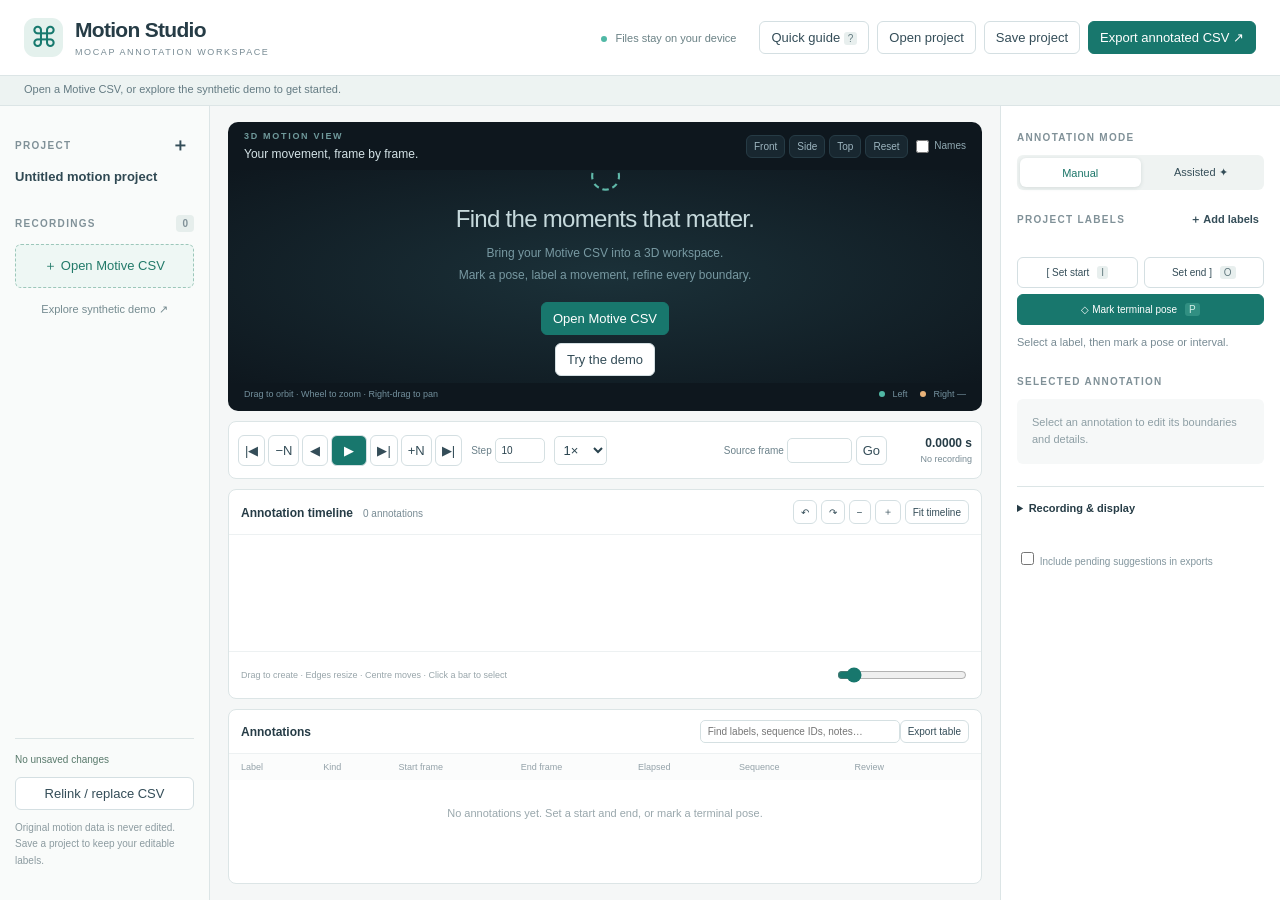
<file: index.html>
<!doctype html>
<html lang="en"><head><meta charset="utf-8"><meta name="viewport" content="width=device-width,initial-scale=1"><meta http-equiv="refresh" content="0;url=./web/"><title>Motion Studio</title></head><body><p><a href="./web/">Open Motion Studio</a></p></body></html>
</file>
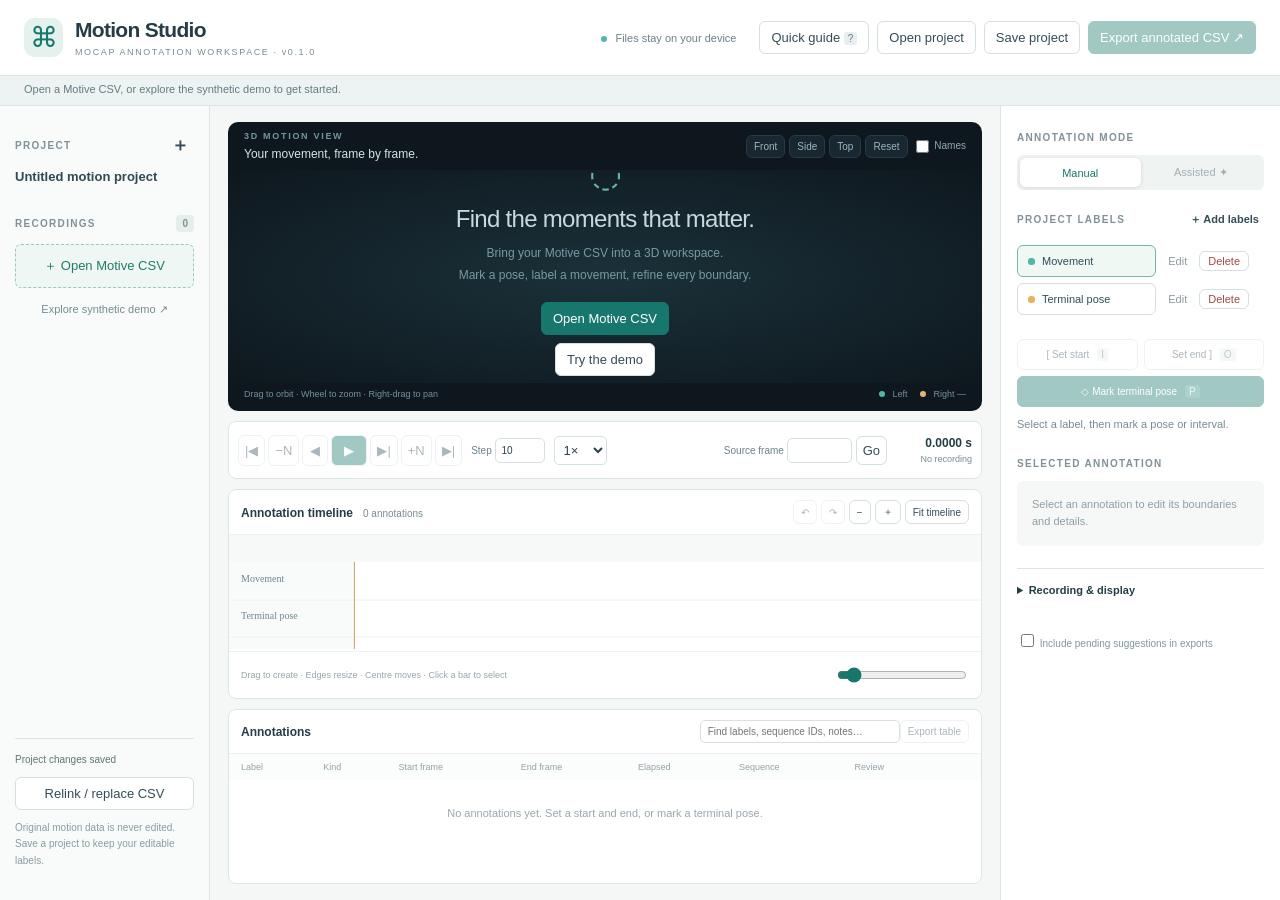
<file: web/index.html>
<!doctype html>
<html lang="en"><head><meta charset="utf-8"><meta name="viewport" content="width=device-width,initial-scale=1">
<meta http-equiv="Content-Security-Policy" content="default-src 'self'; script-src 'self' 'unsafe-inline'; style-src 'self' 'unsafe-inline'; img-src 'self' blob: data:; connect-src 'self'; worker-src 'self' blob:; object-src 'none'; base-uri 'none'">
<title>Motion Studio · Mocap annotation</title><link rel="stylesheet" href="style.css">
<script type="importmap">{"imports":{"three":"./vendor/three.module.min.js"}}</script>
</head><body>
<header class="topbar"><div class="brand"><span class="brandmark">⌘</span><div><strong>Motion Studio</strong><small id="appVersion">MOCAP ANNOTATION WORKSPACE</small></div></div>
<div class="top-actions"><span class="privacy"><i></i> Files stay on your device</span><button id="help">Quick guide <kbd>?</kbd></button><button id="openProject">Open project</button><button id="saveProject">Save project</button><button id="exportMotive" class="primary">Export annotated CSV ↗</button></div></header>
<div id="notice" class="notice" role="status" aria-live="polite">Open a Motive CSV, or explore the synthetic demo to get started.</div>
<div id="recoverBar" hidden class="recoverbar">A saved recovery project is available. <button id="recover">Restore recovery</button> <span>Reselect your source CSVs after restoring.</span></div>
<div class="workspace">
<aside class="sidebar"><div class="section-heading">PROJECT <button id="newProject" title="Create new project">＋</button></div><button id="projectTitle" class="project-title">Untitled motion project</button>
<div class="section-heading">RECORDINGS <span id="recordCount">0</span></div>
<button class="add-file" id="addCSV">＋ Open Motive CSV</button><button id="demo" class="demo-button">Explore synthetic demo ↗</button>
<div id="recordList" class="record-list"></div>
<div class="sidebar-bottom"><div id="saveState" class="save-state">No unsaved changes</div><button id="restoreSource" class="wide">Relink / replace CSV</button><p>Original motion data is never edited. Save a project to keep your editable labels.</p></div></aside>
<main class="main">
<section class="viewer-section"><div class="viewer-toolbar"><div><span class="eyebrow">3D MOTION VIEW</span><strong id="recordName">Your movement, frame by frame.</strong></div><div class="camera-buttons"><button data-view="front">Front</button><button data-view="side">Side</button><button data-view="top">Top</button><button data-view="perspective" id="fitView">Reset</button><label><input type="checkbox" id="showNames"> Names</label></div></div>
<div id="viewer"><div id="emptyViewer"><div class="empty-icon">◌</div><h1>Find the moments that matter.</h1><p>Bring your Motive CSV into a 3D workspace.<br>Mark a pose, label a movement, refine every boundary.</p><button id="emptyOpen" class="primary">Open Motive CSV</button><button id="emptyDemo">Try the demo</button><small>No video or account required.</small></div></div>
<div class="viewer-bottom"><span>Drag to orbit · Wheel to zoom · Right-drag to pan</span><span><i class="left-dot"></i> Left <i class="right-dot"></i> Right <span id="tracking">—</span></span></div></section>
<section class="transport" aria-label="Playback controls"><div class="transport-buttons"><button id="first" title="First sample (Home)">|◀</button><button id="backN" title="Back N samples">−N</button><button id="prev" title="Previous sample (Left arrow)">◀</button><button id="play" class="play" title="Play / pause (Space)">▶</button><button id="next" title="Next sample (Right arrow)">▶|</button><button id="forwardN" title="Forward N samples">+N</button><button id="last" title="Last sample (End)">▶|</button></div>
<label>Step <input id="stepN" type="number" min="1" value="10" class="small-input"></label><select id="speed" aria-label="Playback speed"><option value=".25">0.25×</option><option value=".5">0.5×</option><option value="1" selected>1×</option><option value="2">2×</option></select>
<form id="jumpForm" class="jump"><label>Source frame <input id="jumpFrame" type="number" aria-label="Source frame number"></label><button>Go</button></form><div class="time-readout"><strong id="time">0.0000 s</strong><small id="sampleReadout">No recording</small></div></section>
<section class="timeline-section"><div class="timeline-toolbar"><div><strong>Annotation timeline</strong><span id="annotationCount" class="muted">0 annotations</span></div><div><button id="undo" title="Undo (Ctrl+Z)">↶</button><button id="redo" title="Redo (Ctrl+Shift+Z)">↷</button><button id="zoomOut">−</button><button id="zoomIn">＋</button><button id="zoomFit">Fit timeline</button></div></div>
<div id="timelineScroll"><canvas id="timeline" tabindex="0" aria-label="Annotation timeline. Drag on a label track to create a segment; use Set start and Set end as a keyboard alternative."></canvas></div>
<div class="timeline-footer"><span>Drag to create · Edges resize · Centre moves · Click a bar to select</span><input id="pan" type="range" min="0" max="1000" value="0" aria-label="Pan timeline"></div></section>
<section class="annotation-section"><div class="table-toolbar"><strong>Annotations <span id="suggestionCount"></span></strong><div><input id="search" placeholder="Find labels, sequence IDs, notes…" aria-label="Search annotations"><button id="exportTable">Export table</button></div></div><div class="table-scroll"><table><thead><tr><th>Label</th><th>Kind</th><th>Start frame</th><th>End frame</th><th>Elapsed</th><th>Sequence</th><th>Review</th><th></th></tr></thead><tbody id="annotationRows"></tbody></table><p id="emptyTable">No annotations yet. Set a start and end, or mark a terminal pose.</p></div></section>
</main>
<aside class="inspector"><div class="section-heading">ANNOTATION MODE</div><div class="mode-tabs"><button id="manualMode" class="active">Manual</button><button id="semiMode">Assisted ✦</button></div>
<div class="section-heading">PROJECT LABELS <button id="newLabel" title="Create one or many labels">＋ Add labels</button></div><div id="labelList"></div>
<div class="mark-actions"><button id="setStart">[ Set start <kbd>I</kbd></button><button id="setEnd">Set end ] <kbd>O</kbd></button><button id="markPose" class="wide primary">◇ Mark terminal pose <kbd>P</kbd></button></div><small id="pendingStart" class="muted">Select a label, then mark a pose or interval.</small>
<div class="section-heading">SELECTED ANNOTATION</div><form id="editor"><div id="noSelection" class="empty-selection">Select an annotation to edit its boundaries and details.</div><fieldset id="annotationFields" hidden>
<label>Change annotation label<select id="editLabel"></select></label><small class="muted">Choose another label, then Apply changes.</small><div class="two-col"><label>Start frame<input id="editStart" type="number"></label><label>End frame<input id="editEnd" type="number"></label></div>
<label>Sequence ID<input id="editSequence" placeholder="e.g. T01 or S01"></label><div class="two-col"><label>Side<select id="editSide"><option value="">Unspecified</option><option>Left</option><option>Right</option><option>Bilateral</option></select></label><label>Review<select id="editStatus"><option value="draft">Draft</option><option value="suggested">Suggested</option><option value="reviewed">Reviewed</option></select></label></div>
<label>Categories<input id="editCategory" placeholder="e.g. Kick, Stance"></label><label>Quality flag<input id="editQuality" placeholder="e.g. tracking gap"></label><label>Notes<textarea id="editNotes" rows="2"></textarea></label>
<div class="two-col"><button type="submit" class="primary">Apply changes</button><button type="button" id="deleteAnnotation" class="danger">Delete</button></div><div class="two-col"><button type="button" id="loop">Play segment</button><button type="button" id="acceptSelected">Mark reviewed</button></div><small id="annotationProvenance"></small>
</fieldset></form>
<details class="display-settings"><summary>Recording & display</summary><label>Participant<input id="participant" placeholder="Participant ID"></label><label>Condition<input id="condition" placeholder="Condition"></label><label>Source state<select id="sourceState"><option value="as-exported">As exported</option><option value="processed">Processed</option></select></label><label>Position group<select id="positionGroup"></select></label><div class="two-col"><label>Length units<select id="units"><option value="Unknown">Unknown</option><option>Meters</option><option>Centimeters</option><option>Millimeters</option></select></label><label>Up axis<select id="upAxis"><option>Y</option><option>Z</option><option>X</option></select></label></div><label>Connections (one pair per line)<textarea id="connections" rows="3" placeholder="Hip,Ab&#10;Ab,Chest"></textarea></label><button id="applyDisplay" type="button">Apply recording settings</button><button id="diagnostics" type="button">Import report</button></details>
<label class="export-choice"><input type="checkbox" id="includeSuggested"> Include pending suggestions in exports</label></aside>
</div>
<input id="csvInput" type="file" accept=".csv,text/csv" multiple hidden><input id="projectInput" type="file" accept=".mocapproj,.json,application/json" hidden><input id="relinkInput" type="file" accept=".csv,text/csv" hidden>
<dialog id="modal"><form id="modalForm"><div id="modalBody"></div><div class="dialog-actions"><button type="button" id="modalCancel">Cancel</button><button type="submit" id="modalOK" class="primary">Continue</button></div></form></dialog>
<dialog id="assistDialog"><form id="assistForm"><div class="dialog-heading"><span class="eyebrow">ASSISTED ANNOTATION</span><h2>Find candidate terminal poses.</h2><p>Suggest slow, stable moments, then review them in 3D. No motion data is repaired or changed.</p></div>
<div class="two-col"><label>Channels to observe<select id="detectChannels" multiple size="5"></select><small>Ctrl-click to choose several.</small></label><div><label>Speed threshold (m/s)<input id="detectThreshold" type="number" min="0" step=".01" placeholder="Auto: recording's 20th percentile"></label><label>Detection-only median window (ms)<input id="detectSmooth" type="number" value="40" min="0" max="500"></label></div></div>
<div class="two-col"><label>Minimum stable interval (ms)<input id="detectStable" type="number" value="80" min="0"></label><label>Minimum pose separation (ms)<input id="detectSeparation" type="number" value="300" min="0"></label></div>
<label class="check"><input id="detectRelative" type="checkbox" checked> Use pelvis-relative movement (requires Hip)</label><label class="check"><input id="detectPreceding" type="checkbox" checked> Require preceding movement (0.8 s lookback; speed &gt; 1.5× threshold)</label><label class="check"><input id="detectSegments" type="checkbox" checked> Also suggest segments between consecutive poses</label>
<div class="two-col"><label>Pose label<select id="detectPoseLabel"></select></label><label>Segment label<select id="detectSegmentLabel"></select></label></div>
<label class="check"><input id="replaceSuggestions" type="checkbox" checked> Replace only previous unreviewed suggestions for this recording</label>
<canvas id="signalPlot" width="680" height="125"></canvas><p id="detectResult">Starting values are exploratory. This detector can miss fast endpoints or mistake a pause for a pose. It does not force a pose count or assign technique names.</p>
<div class="dialog-actions"><button type="button" id="assistClose">Close</button><button type="button" id="detectPreview">Preview candidates</button><button type="submit" id="addSuggestions" class="primary" disabled>Add editable suggestions</button></div></form></dialog>
<script type="module" src="app.js"></script></body></html>
</file>
<file: web/style.css>
:root{font-family:Inter,"Segoe UI",Arial,sans-serif;color:#263c46;background:#f5f7f7;font-size:13px;--teal:#18776d;--line:#dce5e6;--muted:#788b94}*{box-sizing:border-box}body{margin:0}button,input,select,textarea{font:inherit}button{border:1px solid #d4dfe2;border-radius:6px;background:#fff;color:#344d58;padding:8px 11px;cursor:pointer;white-space:nowrap;transition:background .12s}button:hover{background:#eaf3f2;border-color:#a5c8c2}button:disabled{opacity:.4;cursor:default}.primary{background:var(--teal);color:white;border-color:var(--teal)}.primary:hover{background:#135e57;color:white}.danger{color:#a3453b}.wide{width:100%}button:focus-visible,input:focus-visible,select:focus-visible,textarea:focus-visible,summary:focus-visible,canvas:focus-visible{outline:2px solid #289b8c;outline-offset:2px}input,select,textarea{border:1px solid #d5e0e2;background:white;border-radius:5px;padding:7px 8px;color:#29434e;min-width:0}label{display:block}label input:not([type=checkbox]),label select,label textarea{display:block;width:100%;margin-top:5px}input[type=checkbox]{accent-color:var(--teal)}textarea{resize:vertical}small,.muted{font-size:11px;color:var(--muted)}kbd{font-family:inherit;background:#e8efee;color:#637b80;padding:1px 4px;border-radius:3px;font-size:10px}.topbar{height:76px;background:#fff;display:flex;align-items:center;justify-content:space-between;padding:0 24px;border-bottom:1px solid var(--line);gap:20px}.brand{display:flex;align-items:center;gap:12px}.brandmark{display:grid;place-items:center;background:#e4f1ed;color:#17796e;border-radius:11px;width:39px;height:39px;font-size:28px}.brand strong{font-size:21px;letter-spacing:-.7px}.brand small{display:block;letter-spacing:1.6px;font-size:9px;margin-top:5px}.top-actions{display:flex;gap:8px;align-items:center}.privacy{font-size:11px;color:#6a8185;margin-right:15px}.privacy i,.left-dot,.right-dot{display:inline-block;width:6px;height:6px;border-radius:50%;background:#50b8a5;margin-right:5px}.right-dot{background:#e8b279;margin-left:10px}.notice{height:30px;padding:7px 24px;font-size:11px;color:#647b83;border-bottom:1px solid var(--line);background:#edf3f2;white-space:nowrap;overflow:hidden;text-overflow:ellipsis}.notice.error{background:#fbeee5;color:#a05029}.recoverbar{background:#fff2d7;padding:7px 24px}.recoverbar button{padding:4px 8px}.workspace{display:grid;grid-template-columns:210px minmax(430px,1fr) 280px;height:calc(100vh - 106px);min-height:750px;max-height:1250px}.sidebar{padding:21px 15px;background:#f9fbfa;border-right:1px solid var(--line);display:flex;flex-direction:column;overflow:auto}.section-heading{font-size:10px;letter-spacing:1.3px;font-weight:700;color:#809198;display:flex;align-items:center;justify-content:space-between;margin:6px 0 12px}.section-heading button{padding:0 5px;font-size:18px;border:0;background:transparent}.project-title{white-space:normal;text-align:left;font-weight:600;border:0;background:transparent;padding:0 0 25px;color:#304953}.section-heading span{font-size:10px;letter-spacing:0;background:#e6eeec;padding:3px 6px;border-radius:4px}.add-file{width:100%;border-style:dashed;background:#eef7f4;border-color:#9cc7ba;color:#227a69;padding:12px 5px}.demo-button{background:transparent;border:0;font-size:11px;color:#758b90;margin-top:7px}.record-list{margin:20px -7px;flex:1;min-height:100px}.record-item{display:flex;width:100%;gap:10px;text-align:left;border:0;background:transparent;margin-bottom:7px;padding:12px 10px;align-items:center}.record-item.active{background:#e5f0eb;color:#176857}.record-item .file-icon{color:#7e9b99;font-size:19px}.record-item strong{display:block;font-size:12px;overflow:hidden;text-overflow:ellipsis;max-width:145px}.record-item small{display:block;margin-top:5px;font-size:10px}.sidebar-bottom{border-top:1px solid var(--line);padding-top:15px}.sidebar-bottom p{color:#8c9ba0;font-size:10px;line-height:1.65}.save-state{font-size:10px;margin-bottom:12px;color:#597a6c}.main{padding:16px 18px;display:grid;grid-template-rows:minmax(280px,1fr) 58px 210px 175px;gap:10px;min-width:0;overflow:hidden}.viewer-section{border-radius:10px;overflow:hidden;background:#0e171e;display:grid;grid-template-rows:48px 1fr 28px;min-height:0}.viewer-toolbar{display:flex;justify-content:space-between;align-items:center;padding:9px 16px;color:#d4e3e7;gap:8px}.eyebrow{display:block;font-size:9px;letter-spacing:1.7px;color:#6f999b;font-weight:600;margin-bottom:5px}.viewer-toolbar strong{font-size:12px;font-weight:500}.camera-buttons{display:flex;gap:4px;align-items:center}.camera-buttons button{background:#182730;border-color:#263b45;color:#9eb6c0;padding:5px 7px;font-size:10px}.camera-buttons label{font-size:10px;color:#91aab3;white-space:nowrap}.camera-buttons input{vertical-align:middle}#viewer{position:relative;min-height:0;overflow:hidden}#viewer>canvas{display:block}#viewer canvas.names-overlay{position:absolute;inset:0;pointer-events:none}#emptyViewer{position:absolute;inset:0;z-index:1;background:radial-gradient(ellipse at center,#1b3139,#0e171e);display:flex;align-items:center;justify-content:center;flex-direction:column;text-align:center;color:#c6d9dc}#emptyViewer[hidden]{display:none}.empty-icon{font-size:38px;color:#60b8a9}h1{font-size:24px;letter-spacing:-.7px;font-weight:500;margin:10px 0}#emptyViewer p{font-size:12px;line-height:1.8;color:#7899a2;margin:0 0 16px}#emptyViewer button{margin-bottom:8px}#emptyViewer small{margin-top:6px}.viewer-bottom{display:flex;justify-content:space-between;padding:6px 16px;font-size:9px;color:#73909d}.transport{display:flex;align-items:center;gap:9px;background:white;border:1px solid var(--line);border-radius:8px;padding:9px}.transport-buttons{display:flex;gap:3px}.transport button{padding:6px;min-width:26px}.transport .play{background:var(--teal);color:white;padding:7px 12px}.transport label{font-size:10px;white-space:nowrap;color:#6b818a}.transport label input{display:inline-block;width:50px;margin:0;padding:6px}.transport select{padding:5px;width:53px}.transport .jump{display:flex;align-items:center;gap:4px;margin-left:auto}.jump label input{width:65px}.time-readout{text-align:right;min-width:76px}.time-readout strong{display:block;font-size:12px;font-variant-numeric:tabular-nums}.time-readout small{display:block;font-size:9px;margin-top:4px}.timeline-section,.annotation-section{background:white;border:1px solid var(--line);border-radius:8px;overflow:hidden;display:flex;flex-direction:column;min-width:0}.timeline-toolbar,.table-toolbar{display:flex;align-items:center;justify-content:space-between;padding:10px 12px;border-bottom:1px solid #edf1f2;gap:10px}.timeline-toolbar strong,.table-toolbar strong{font-size:12px}.timeline-toolbar .muted{margin-left:10px;font-size:10px}.timeline-toolbar button{font-size:10px;padding:4px 7px}.timeline-toolbar>div:last-child{display:flex;gap:4px}#timelineScroll{flex:1;overflow:auto}#timeline{display:block;width:100%;min-width:400px;touch-action:none}.timeline-footer{padding:5px 12px;display:flex;gap:20px;align-items:center;color:#98a5aa;font-size:9px;border-top:1px solid #edf1f2}.timeline-footer input{margin-left:auto;width:130px;accent-color:var(--teal)}.table-toolbar input{width:200px;padding:5px 7px;font-size:10px}.table-toolbar button{font-size:10px;padding:5px 7px}.table-scroll{overflow:auto;flex:1}table{width:100%;border-collapse:collapse;font-size:11px;text-align:left;white-space:nowrap}th{font-size:9px;color:#94a2a9;font-weight:500;padding:8px 12px;background:#fbfcfc;position:sticky;top:0}td{padding:8px 12px;border-top:1px solid #f0f3f3}tbody tr{cursor:pointer}tbody tr:hover,tbody tr.selected{background:#eaf4ef}td button{font-size:10px;padding:2px 5px}.label-dot{display:inline-block;width:7px;height:7px;border-radius:3px;margin-right:7px}.badge{border-radius:4px;padding:3px 6px;background:#eff3f3;font-size:9px;color:#68828a}.badge.suggested{background:#fff1d5;color:#aa7623}.badge.reviewed{background:#e5f3eb;color:#43866a}#emptyTable{color:#99a7ac;font-size:11px;text-align:center;padding:16px}.inspector{border-left:1px solid var(--line);background:#fff;padding:20px 16px;overflow:auto}.mode-tabs{display:flex;background:#eff3f2;border-radius:6px;padding:3px;margin-bottom:22px}.mode-tabs button{flex:1;border:0;background:transparent;font-size:11px}.mode-tabs button.active{background:white;box-shadow:0 1px 4px #233d4220;color:#1e776a}.label-item{display:flex;gap:8px;align-items:center;margin:6px 0}.label-item>button:first-child{flex:1;text-align:left;font-size:11px;padding:9px 10px;overflow:hidden;text-overflow:ellipsis}.label-item.active>button:first-child{border-color:#78b6a8;background:#f0f8f4}.label-item .edit-label{border:0;font-size:11px;color:#8b9c9e;padding:5px}.mark-actions{display:grid;grid-template-columns:1fr 1fr;gap:6px;margin-top:18px}.mark-actions button{font-size:10px;padding:9px 6px}.mark-actions .wide{grid-column:1/-1}.mark-actions kbd{margin-left:5px}.mark-actions .primary kbd{background:#318f82;color:#d1eee6}#pendingStart{display:block;margin:9px 0 25px;line-height:1.5}.empty-selection{padding:15px;background:#f6f8f8;color:#8e9fa5;font-size:11px;line-height:1.6;border-radius:6px}fieldset{border:0;padding:0;margin:0}fieldset label{font-size:10px;color:#768b94;margin-bottom:10px}fieldset input,fieldset select,fieldset textarea{font-size:11px}.two-col{display:grid;grid-template-columns:1fr 1fr;gap:9px}.two-col button{font-size:10px;padding:8px 5px}#annotationProvenance{display:block;margin-top:10px;font-size:9px;line-height:1.6}.display-settings{border-top:1px solid var(--line);margin-top:22px;padding-top:15px;font-size:11px}.display-settings summary{cursor:pointer;font-weight:600;margin-bottom:15px}.display-settings label{margin:10px 0;font-size:10px;color:#78919a}.display-settings input,.display-settings select,.display-settings textarea{font-size:11px}.display-settings>button{font-size:10px;margin-bottom:7px}.export-choice{font-size:10px;color:#83969e;line-height:1.6;margin-top:20px}dialog{border:1px solid #d5e2df;border-radius:14px;padding:27px;width:500px;max-height:90vh;overflow:auto;color:#29434b;box-shadow:0 20px 90px #132c3840}dialog::backdrop{background:#0a202a90;backdrop-filter:blur(3px)}dialog h2{font-size:21px;letter-spacing:-.5px;margin:7px 0 12px}dialog p,dialog li{font-size:12px;line-height:1.7;color:#73878f}dialog label{font-size:11px;margin-bottom:13px}dialog small{display:block;margin-top:5px}.dialog-actions{display:flex;justify-content:flex-end;gap:8px;border-top:1px solid var(--line);padding-top:16px;margin-top:20px}.dialog-heading p{font-size:12px}#assistDialog{width:710px}#assistDialog .check{display:flex;gap:7px;align-items:center}#signalPlot{width:100%;border-radius:6px;background:#f3f7f6}#detectResult{font-size:11px}.report{font:11px/1.7 "Segoe UI",sans-serif;white-space:pre-wrap;background:#f4f8f7;padding:14px;max-height:50vh;overflow:auto}@media(max-width:1200px){.workspace{grid-template-columns:175px minmax(420px,1fr) 245px}.topbar{padding:0 15px}.privacy{display:none}.main{padding:12px;gap:8px}.transport{gap:5px}.transport .jump label{font-size:0}.transport .jump input{font-size:11px}.transport-buttons{gap:1px}.camera-buttons button{padding:4px}.brand strong{font-size:18px}}@media(max-width:950px){.workspace{min-width:930px}.topbar{min-width:930px}.notice{min-width:930px}.top-actions{gap:4px}}

/* Label library: explicit actions and room for larger projects. */
#labelList{max-height:240px;overflow-y:auto;scrollbar-gutter:stable}
.label-item{align-items:center;flex-wrap:nowrap;gap:4px}
.label-item>button[data-label]{flex:1 1 0;min-width:0;width:0;overflow-wrap:anywhere;text-align:left}
.label-tools{display:flex;flex:none;gap:4px;margin:0}
.label-tools button{width:auto!important;padding:3px 8px!important;font-size:11px}
.label-tools .delete-label{color:#a34848}
#newLabel{font-size:11px;width:auto}
</file>
